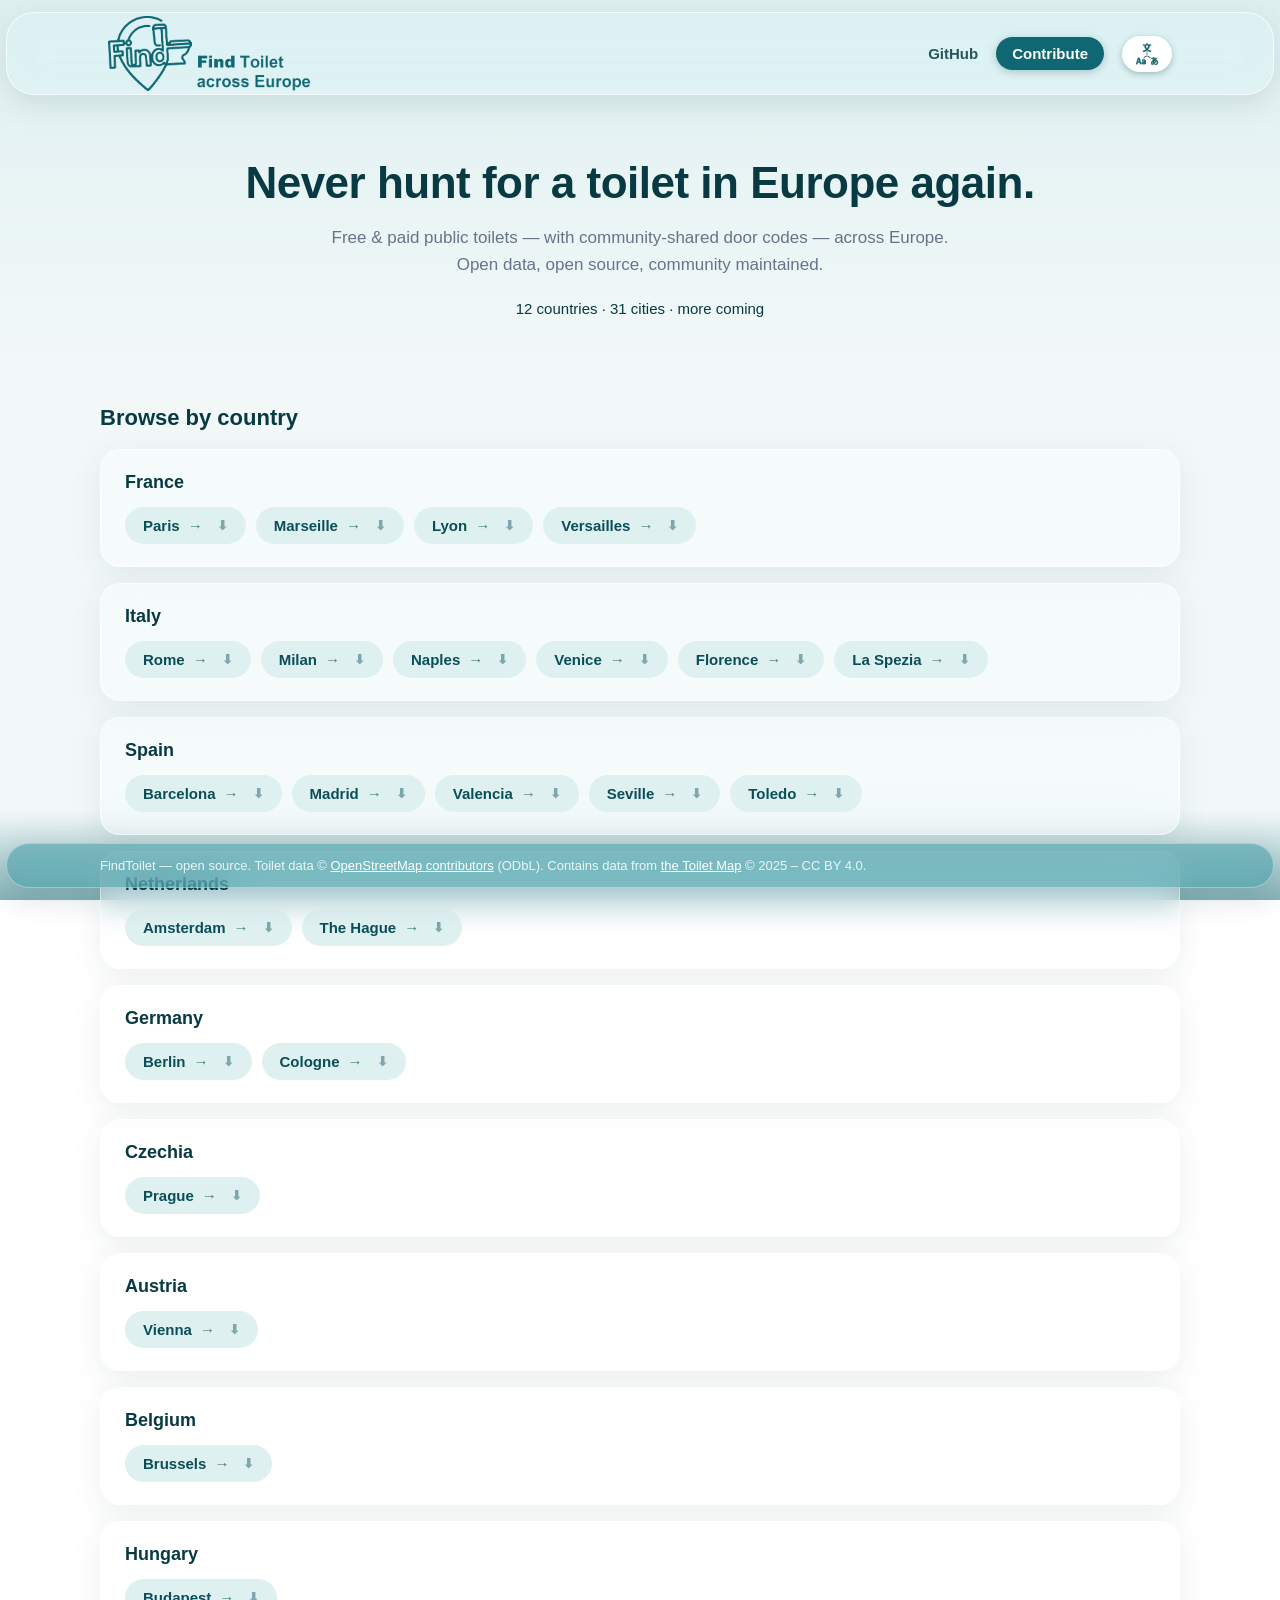
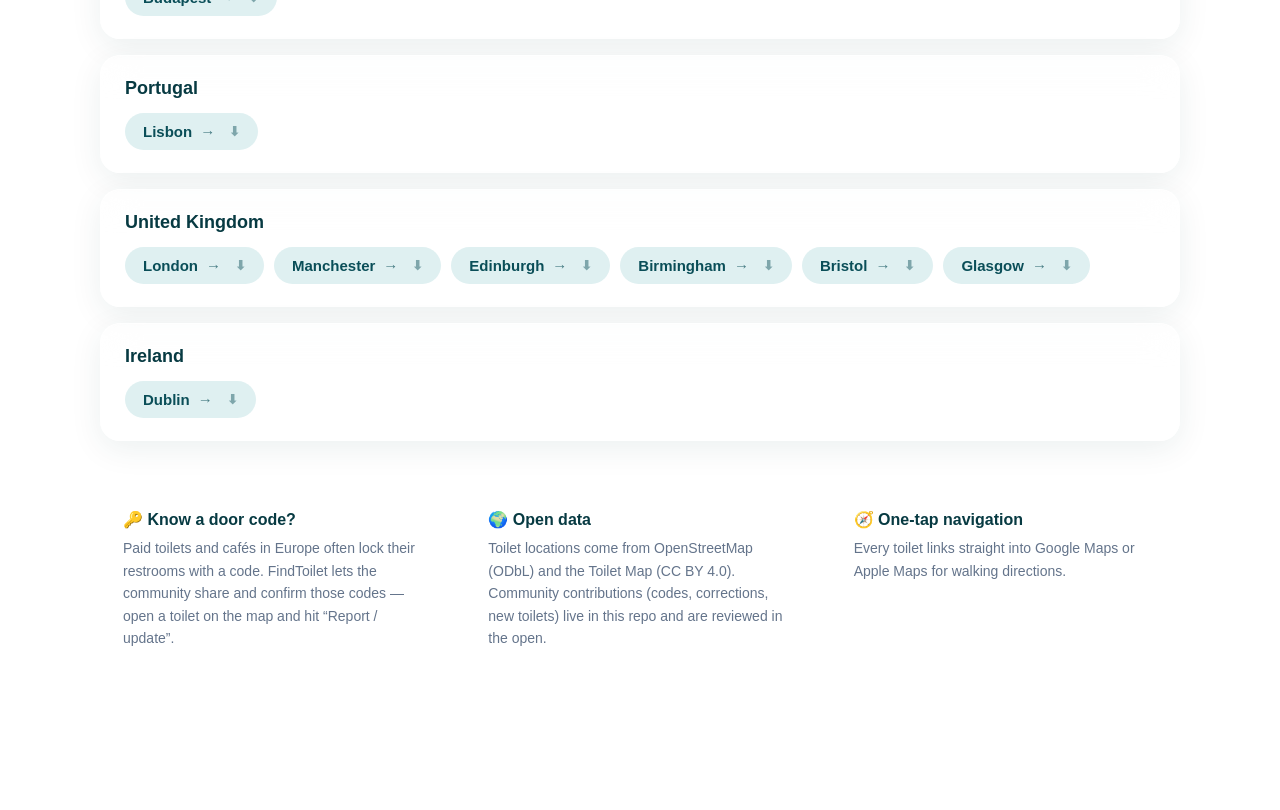
<file: web/index.html>
<!DOCTYPE html>
<html lang="en">
<head>
  <meta charset="UTF-8" />
  <meta name="viewport" content="width=device-width, initial-scale=1.0" />
  <title>FindToilet — Free &amp; paid public toilets across Europe</title>
  <meta name="description" content="FindToilet maps free and paid public toilets (with community-shared door codes) across Europe. Open source, community maintained." />
  <link rel="stylesheet" href="assets/style.css?v=16" />
  <link rel="icon" type="image/png" href="assets/favicon.png?v=16" />
  <link rel="manifest" href="manifest.webmanifest" />
  <meta name="theme-color" content="#0F6773" />
  <meta name="mobile-web-app-capable" content="yes" />
  <meta name="apple-mobile-web-app-capable" content="yes" />
  <meta name="apple-mobile-web-app-status-bar-style" content="default" />
  <meta name="apple-mobile-web-app-title" content="FindToilet" />
  <link rel="apple-touch-icon" href="assets/icons/apple-touch-icon.png" />
  <script src="assets/pwa.js" defer></script>
</head>
<body>
  <header class="site-header">
    <div class="container header-inner">
      <a class="logo" href="index.html">
        <img class="logo-img" src="assets/logo.png?v=16" alt="FindToilet — Find Toilet in Europe" />
      </a>
      <nav class="site-nav">
        <a href="https://github.com/Jaime-Gu/findtoilet" target="_blank" rel="noopener">GitHub</a>
        <a class="nav-cta" href="https://github.com/Jaime-Gu/findtoilet" target="_blank" rel="noopener" data-i18n="nav.contribute">Contribute</a>
        <div class="lang-switcher">
          <button class="lang-btn" id="lang-btn" aria-label="Language" aria-haspopup="true" aria-expanded="false">
            <img src="assets/lang-mark.png" alt="" />
          </button>
          <div class="lang-menu" id="lang-menu" role="menu"></div>
        </div>
      </nav>
    </div>
  </header>

  <main>
    <section class="hero">
      <div class="container">
        <h1 data-i18n="hero.title">Never hunt for a toilet in Europe again.</h1>
        <p class="hero-sub" data-i18n="hero.subtitle">
          Free &amp; paid public toilets — with community-shared door codes —
          across Europe. Open data, open source, community maintained.
        </p>
        <div class="hero-stats" id="hero-stats"></div>
      </div>
    </section>

    <section class="container" id="browse">
      <h2 class="section-title" data-i18n="browse.title">Browse by country</h2>
      <div id="country-list" class="country-list">
        <p class="loading" data-i18n="loading">Loading…</p>
      </div>
    </section>

    <section class="container about-strip" id="contribute">
      <div class="about-card">
        <h3 data-i18n="card1.title">🔑 Know a door code?</h3>
        <p data-i18n="card1.text">Paid toilets and cafés in Europe often lock their restrooms with a code.</p>
      </div>
      <div class="about-card">
        <h3 data-i18n="card2.title">🌍 Open data</h3>
        <p data-i18n="card2.text">Toilet locations come from OpenStreetMap (ODbL).</p>
      </div>
      <div class="about-card">
        <h3 data-i18n="card3.title">🧭 One-tap navigation</h3>
        <p data-i18n="card3.text">Every toilet links straight into Google Maps or Apple Maps for walking directions.</p>
      </div>
    </section>
  </main>

  <footer class="site-footer">
    <div class="container">
      <p><span data-i18n="footer.osm">FindToilet — open source. Toilet data ©</span>
        <a href="https://www.openstreetmap.org/copyright" target="_blank" rel="noopener">OpenStreetMap contributors</a> (ODbL).
        <span data-i18n="footer.tm">Contains data from</span> <a href="https://www.toiletmap.org.uk/dataset" target="_blank" rel="noopener">the Toilet Map</a> © 2025 – CC BY 4.0.</p>
    </div>
  </footer>

  <script src="assets/i18n.js"></script>
  <script src="assets/lang-switcher.js"></script>
  <script>
    (async () => {
      const res = await fetch('../data/cities.json');
      const index = await res.json();

      function render() {
        applyI18n();
        const list = document.getElementById('country-list');
        list.innerHTML = '';

        let cityCount = 0;
        for (const country of index.countries) {
          cityCount += country.cities.length;
          const card = document.createElement('div');
          card.className = 'country-card';
          card.innerHTML = `
            <h3>${localizedName(country)}</h3>
            <div class="city-list">
              ${country.cities.map(c => `
                <a class="city-chip" href="map.html?city=${country.code}/${c.code}">
                  <span class="city-name">${localizedName(c)}</span>
                  <span class="city-arrow">→</span>
                </a>`).join('')}
            </div>`;
          list.appendChild(card);
        }

        document.getElementById('hero-stats').textContent =
          tf('hero.stats', { c: index.countries.length, n: cityCount });
      }

      render();
      document.addEventListener('ft-langchange', render);
    })().catch(err => {
      document.getElementById('country-list').innerHTML =
        `<p class="loading">${tf('error.load', { msg: err.message })}</p>`;
    });
  </script>
</body>
</html>
</file>
<file: web/assets/style.css>
/* FindToilet brand & layout
 * Brand color: deep teal from the FindToilet logo (#0F6773)
 */
:root {
  --brand: #0F6773;        /* logo teal */
  --brand-mid: #2E8A94;    /* lighter teal for gradients */
  --brand-dark: #0A4E58;
  --brand-deep: #073A42;
  --brand-light: #DFF0F1;
  --brand-softer: #F2F8F8;
  --ink: #0F172A;
  --muted: #64748B;
  --free: #22C55E;
  --paid: #F59E0B;
  --unknown: #94A3B8;
}

* { box-sizing: border-box; margin: 0; padding: 0; }

html {
  min-height: 100%;
  /* bottom gradient: shallow height, half-depth teal (footer bar keeps its own color) */
  background: linear-gradient(180deg, var(--brand-softer) 90%, #9CC3C7 98%, #87B3B9 100%) fixed;
}

body {
  font-family: -apple-system, BlinkMacSystemFont, "Segoe UI", Roboto, "Helvetica Neue", Arial, sans-serif;
  color: var(--ink);
  background: transparent;
  min-height: 100vh;
  display: flex;
  flex-direction: column;
  padding-bottom: 84px; /* clear the fixed glass footer */
}

.container { width: min(1080px, 92vw); margin: 0 auto; }

/* ---------- header: floating liquid-glass bar ---------- */
.site-header {
  position: fixed;
  top: 12px;
  left: 6px;
  right: 6px;
  z-index: 3000;
  background: rgba(223, 240, 241, 0.25);
  backdrop-filter: blur(18px) saturate(1.5);
  -webkit-backdrop-filter: blur(18px) saturate(1.5);
  border: 1px solid rgba(255, 255, 255, 0.65);
  border-radius: 28px;
  box-shadow: 0 8px 32px rgba(7, 58, 66, 0.12);
}
.header-inner {
  display: flex;
  align-items: center;
  justify-content: space-between;
  padding: 3px 8px;
}
.logo {
  display: flex;
  align-items: center;
  gap: 10px;
  text-decoration: none;
  color: var(--brand-deep);
}
.logo-img {
  height: 75px;
  width: auto;
  display: block;
}
.logo-text { font-size: 22px; font-weight: 800; letter-spacing: 0.2px; }
.logo-text em { font-style: normal; font-weight: 400; opacity: 0.75; }
.site-nav { display: flex; align-items: center; gap: 18px; }
.site-nav a {
  color: var(--brand-deep);
  text-decoration: none;
  font-weight: 600;
  font-size: 15px;
  opacity: 0.85;
}
.site-nav a:hover { opacity: 1; text-decoration: underline; }
.nav-cta {
  background: var(--brand);
  color: #fff !important;
  padding: 8px 16px;
  border-radius: 999px;
  box-shadow: 0 2px 8px rgba(7, 58, 66, 0.25);
  opacity: 1 !important;
}
.nav-cta:hover { text-decoration: none !important; background: var(--brand-dark); transform: translateY(-1px); }

/* language switcher */
.lang-switcher { position: relative; display: flex; align-items: center; }
.lang-btn {
  display: flex;
  align-items: center;
  justify-content: center;
  background: #fff;
  border: none;
  border-radius: 999px;
  padding: 7px 14px;
  cursor: pointer;
  box-shadow: 0 2px 6px rgba(7, 58, 66, 0.3);
  transition: transform 0.15s ease, box-shadow 0.15s ease;
}
.lang-btn img {
  width: 22px;
  height: 22px;
  display: block;
}
.lang-btn:hover,
.lang-btn[aria-expanded="true"] {
  transform: translateY(-1px);
  box-shadow: 0 4px 10px rgba(7, 58, 66, 0.35);
}
.lang-menu {
  position: absolute;
  right: 0;
  top: calc(100% + 10px);
  min-width: 138px;
  background: #fff;
  border-radius: 12px;
  box-shadow: 0 12px 32px rgba(7, 58, 66, 0.22);
  padding: 6px;
  display: none;
  z-index: 2000;
}
.lang-menu.open { display: block; }
.lang-option {
  display: block;
  width: 100%;
  text-align: left;
  background: none;
  border: none;
  padding: 9px 14px;
  border-radius: 8px;
  font-size: 14px;
  color: var(--ink);
  cursor: pointer;
}
.lang-option:hover { background: var(--brand-softer); }
.lang-option.active { color: var(--brand); font-weight: 700; }

/* ---------- hero ---------- */
.hero {
  background: linear-gradient(180deg, var(--brand-light) 0%, var(--brand-softer) 100%);
  /* gradient starts at the very top of the page, flowing behind the floating
     glass header — no dead white space behind the bar */
  padding: calc(110px + 48px) 0 48px;
  text-align: center;
}
.hero h1 {
  font-size: clamp(28px, 4.5vw, 44px);
  color: var(--brand-deep);
  letter-spacing: -0.5px;
}
.hero-sub {
  margin: 16px auto 0;
  max-width: 620px;
  font-size: 17px;
  line-height: 1.6;
  color: var(--muted);
}
.hero-stats { margin-top: 22px; font-size: 15px; color: var(--brand-deep); }
.hero-stats strong { font-size: 20px; color: var(--brand-dark); }
.stat-dot { margin: 0 10px; color: var(--brand); }

/* ---------- browse ---------- */
.section-title {
  margin: 40px 0 18px;
  font-size: 22px;
  color: var(--brand-deep);
}
.loading { color: var(--muted); padding: 12px 0 32px; }
.country-list { padding-bottom: 8px; }
.country-card {
  background: rgba(255, 255, 255, 0.35);
  backdrop-filter: blur(18px) saturate(1.5);
  -webkit-backdrop-filter: blur(18px) saturate(1.5);
  border: 1px solid rgba(255, 255, 255, 0.65);
  border-radius: 20px;
  padding: 22px 24px;
  margin-bottom: 16px;
  box-shadow: 0 8px 32px rgba(7, 58, 66, 0.08);
}
.country-card h3 { font-size: 18px; color: var(--brand-deep); margin-bottom: 14px; }
.city-list { display: flex; flex-wrap: wrap; gap: 10px; }
.city-chip {
  display: inline-flex;
  align-items: center;
  gap: 8px;
  background: var(--brand-light);
  color: var(--brand-dark);
  font-weight: 600;
  font-size: 15px;
  text-decoration: none;
  padding: 10px 18px;
  border-radius: 999px;
  transition: background 0.15s, transform 0.15s;
}
.city-chip:hover { background: var(--brand); color: #fff; transform: translateY(-1px); }
.city-arrow { opacity: 0.7; }

/* ---------- about strip ---------- */
.about-strip {
  display: grid;
  grid-template-columns: repeat(auto-fit, minmax(260px, 1fr));
  gap: 16px;
  margin: 24px auto 56px;
}
.about-card {
  background: rgba(255, 255, 255, 0.35);
  backdrop-filter: blur(18px) saturate(1.5);
  -webkit-backdrop-filter: blur(18px) saturate(1.5);
  border: 1px solid rgba(255, 255, 255, 0.65);
  border-radius: 20px;
  padding: 20px 22px;
}
.about-card h3 { font-size: 16px; color: var(--brand-deep); margin-bottom: 8px; }
.about-card p { font-size: 14px; line-height: 1.6; color: var(--muted); }

/* ---------- footer: floating liquid-glass bar (brand-teal tint) ---------- */
.site-footer {
  position: fixed;
  bottom: 12px;
  left: 6px;
  right: 6px;
  z-index: 3000;
  background: rgba(46, 138, 148, 0.45);
  backdrop-filter: blur(18px) saturate(1.5);
  -webkit-backdrop-filter: blur(18px) saturate(1.5);
  border: 1px solid rgba(255, 255, 255, 0.35);
  border-radius: 28px;
  box-shadow: 0 8px 32px rgba(7, 58, 66, 0.18);
  color: #EAF7F8;
  font-size: 13px;
  padding: 14px 18px;
}
.site-footer a { color: #fff; }

/* ---------- map page ---------- */
.map-page { height: 100vh; overflow: hidden; padding: 0; background: var(--brand-softer); }
.map-header { flex: none; }
.map-toolbar {
  position: absolute;
  top: 112px;
  left: 6px;
  right: 6px;
  z-index: 2000;
  display: flex;
  align-items: center;
  gap: 16px;
  flex-wrap: wrap;
  padding: 9px 14px;
  background: rgba(223, 240, 241, 0.25);
  backdrop-filter: blur(18px) saturate(1.5);
  -webkit-backdrop-filter: blur(18px) saturate(1.5);
  border: 1px solid rgba(255, 255, 255, 0.65);
  border-radius: 20px;
  box-shadow: 0 8px 32px rgba(7, 58, 66, 0.1);
}
.map-city { font-weight: 700; color: var(--brand-deep); font-size: 16px; }
.map-count { color: var(--muted); font-size: 13px; }
.map-title { display: flex; align-items: baseline; gap: 12px; order: 1; min-width: 0; }
.legend { display: flex; gap: 12px; margin-left: auto; flex-wrap: wrap; order: 2; }
.locate-btn { order: 3; }

/* popups: always above the floating glass bars (fallback) */
.leaflet-popup-pane { z-index: 5000 !important; }
.legend-item {
  display: inline-flex;
  align-items: center;
  gap: 6px;
  font-size: 12.5px;
  color: var(--muted);
}
.dot { width: 12px; height: 12px; border-radius: 50%; display: inline-block; }
.dot-free { background: var(--free); }
.dot-paid { background: var(--paid); }
.dot-unknown { background: var(--unknown); }
.dot-code { background: var(--brand); }
.locate-btn {
  border: none;
  background: var(--brand);
  color: #fff;
  font-weight: 600;
  font-size: 13.5px;
  padding: 8px 14px;
  border-radius: 999px;
  cursor: pointer;
  transition: background 0.15s;
}
.locate-btn:hover { background: var(--brand-dark); }
/* ---------- sidebar list ---------- */
.map-main { flex: 1; display: flex; min-height: 0; position: relative; }
#map { flex: 1; z-index: 1; }
.leaflet-top.leaflet-left { top: 180px; } /* clear floating bars */
#sidebar {
  width: 380px;
  flex: none;
  background: linear-gradient(180deg, rgba(255, 255, 255, 0.35) 0%, rgba(223, 240, 241, 0.55) 100%);
  backdrop-filter: blur(18px) saturate(1.5);
  -webkit-backdrop-filter: blur(18px) saturate(1.5);
  border-right: 1px solid rgba(255, 255, 255, 0.65);
  display: flex;
  flex-direction: column;
  min-height: 0;
  z-index: 500;
  padding-top: 180px; /* clear floating bars */
}
.sidebar-header {
  display: flex;
  align-items: center;
  gap: 8px;
  padding: 12px 14px;
  background: rgba(255, 255, 255, 0.35);
  backdrop-filter: blur(18px) saturate(1.5);
  -webkit-backdrop-filter: blur(18px) saturate(1.5);
  border-bottom: 1px solid rgba(255, 255, 255, 0.65);
}
.sidebar-title {
  flex: 1;
  min-width: 0;
  font-weight: 700;
  color: var(--brand-deep);
  font-size: 15px;
  white-space: nowrap;
  overflow: hidden;
  text-overflow: ellipsis;
}
.sort-btn {
  flex: none;
  border: 1px solid rgba(255, 255, 255, 0.65);
  background: rgba(255, 255, 255, 0.45);
  backdrop-filter: blur(12px) saturate(1.4);
  -webkit-backdrop-filter: blur(12px) saturate(1.4);
  color: var(--brand-dark);
  border-radius: 999px;
  padding: 6px 12px;
  font-size: 12.5px;
  font-weight: 600;
  cursor: pointer;
  white-space: nowrap;
}
.sort-btn.active { background: var(--brand); color: #fff; border-color: var(--brand); }
.sidebar-close {
  display: none;
  border: none;
  background: none;
  font-size: 17px;
  color: var(--muted);
  cursor: pointer;
  padding: 4px 6px;
}
#toilet-list { flex: 1; overflow-y: auto; padding: 10px; }
.t-item {
  display: flex;
  align-items: center;
  gap: 10px;
  background: rgba(255, 255, 255, 0.5);
  backdrop-filter: blur(12px) saturate(1.4);
  -webkit-backdrop-filter: blur(12px) saturate(1.4);
  border: 1px solid rgba(255, 255, 255, 0.65);
  border-radius: 15px;
  padding: 10px 12px;
  margin-bottom: 8px;
  cursor: pointer;
  transition: border-color 0.12s, transform 0.12s;
}
.t-item:hover { border-color: var(--brand); transform: translateY(-1px); }
.t-item-main { flex: 1; min-width: 0; }
.t-item-head { display: flex; align-items: center; gap: 8px; min-width: 0; }
.t-name {
  font-weight: 600;
  font-size: 14px;
  overflow: hidden;
  text-overflow: ellipsis;
  white-space: nowrap;
  min-width: 0;
}
.t-meta {
  margin-top: 3px;
  font-size: 12px;
  color: var(--muted);
  overflow: hidden;
  text-overflow: ellipsis;
  white-space: nowrap;
}
.t-dist { flex: none; font-size: 12.5px; font-weight: 700; color: var(--brand); }
.filter-row {
  display: flex;
  gap: 6px;
  padding: 10px 10px 2px;
  overflow-x: auto;
  white-space: nowrap;
  -webkit-overflow-scrolling: touch;
}
.chip {
  border: 1px solid rgba(255, 255, 255, 0.65);
  background: rgba(255, 255, 255, 0.45);
  backdrop-filter: blur(12px) saturate(1.4);
  -webkit-backdrop-filter: blur(12px) saturate(1.4);
  color: var(--brand-dark);
  border-radius: 999px;
  padding: 5px 12px;
  font-size: 12.5px;
  font-weight: 600;
  cursor: pointer;
  white-space: nowrap;
}
.chip.active { background: var(--brand); color: #fff; border-color: var(--brand); }
#list-fab { display: none; }

@media (max-width: 1024px) {
  #sidebar {
    position: absolute;
    inset: 0;
    width: auto;
    border-right: none;
    transform: translateX(-102%);
    transition: transform 0.22s ease;
    z-index: 4000; /* covers the floating header too when open */
  }
  #sidebar.open { transform: translateX(0); }
  .sidebar-close { display: block; }
  #list-fab {
    display: flex;
    align-items: center;
    gap: 6px;
    position: absolute;
    left: 14px;
    bottom: 18px;
    z-index: 900;
    background: #fff;
    border: none;
    border-radius: 999px;
    padding: 10px 16px;
    font-weight: 700;
    color: var(--brand-dark);
    font-size: 14px;
    cursor: pointer;
    box-shadow: 0 4px 14px rgba(7, 58, 66, 0.25);
  }
}

/* toilet pin */
.toilet-marker { background: none; border: none; }
.toilet-marker .pin {
  display: grid;
  place-items: center;
  width: 30px;
  height: 30px;
  border-radius: 50% 50% 50% 4px;
  background: var(--pin-color, var(--brand));
  border: 2px solid #fff;
  box-shadow: 0 2px 6px rgba(15, 23, 42, 0.35);
  font-size: 14px;
}
.toilet-marker .pin-icon { width: 19px; height: auto; display: block; }

/* zoomed-out city bubbles */
.city-bubble-anchor { background: none; border: none; }
.city-bubble {
  transform: translate(-50%, -50%);
  display: inline-flex;
  align-items: baseline;
  gap: 6px;
  white-space: nowrap;
  background: #fff;
  border: 1.5px solid var(--brand);
  border-radius: 999px;
  padding: 5px 13px;
  box-shadow: 0 2px 8px rgba(7, 58, 66, 0.18);
  cursor: pointer;
  transition: transform 0.12s;
}
.city-bubble:hover { transform: translate(-50%, -50%) scale(1.06); }
.city-bubble strong { color: var(--brand); font-size: 14px; }
.city-bubble span { color: var(--brand-deep); font-size: 12.5px; font-weight: 600; }

/* popup */
.popup { font-size: 14px; line-height: 1.5; min-width: 220px; }
.popup-title { font-weight: 700; font-size: 15px; margin-bottom: 6px; color: var(--ink); }
.popup-badges { margin-bottom: 8px; }
.badge {
  display: inline-block;
  font-size: 12px;
  font-weight: 700;
  padding: 2px 10px;
  border-radius: 999px;
}
.badge-free { background: #DCFCE7; color: #15803D; }
.badge-paid { background: #FEF3C7; color: #B45309; }
.badge-unknown { background: #F1F5F9; color: #64748B; }
.popup-row { margin: 3px 0; }
.popup-muted { color: var(--muted); font-size: 13px; }
.door-code {
  margin: 10px 0;
  padding: 8px 12px;
  background: var(--brand-light);
  border: 1px dashed var(--brand);
  border-radius: 10px;
  display: flex;
  align-items: baseline;
  gap: 8px;
  flex-wrap: wrap;
}
.door-code-label { font-size: 12.5px; color: var(--brand-dark); font-weight: 600; }
.door-code-value {
  font-family: ui-monospace, SFMono-Regular, Menlo, monospace;
  font-size: 16px;
  font-weight: 700;
  color: var(--brand-deep);
  letter-spacing: 1px;
}
.door-code-meta { font-size: 11.5px; color: var(--muted); }
.door-code-empty { font-size: 12.5px; color: var(--muted); }
.popup-actions { display: flex; gap: 8px; margin-top: 10px; }
.btn {
  flex: 1;
  text-align: center;
  text-decoration: none;
  font-weight: 600;
  font-size: 13px;
  padding: 8px 10px;
  border-radius: 10px;
  color: #fff;
}
/* NOTE: must out-specify Leaflet's `.leaflet-container a` (0-1-1) link color */
.popup .btn-google, .popup .btn-apple {
  color: #111;
  border: 1.5px solid transparent;
  background:
    linear-gradient(#fff, #fff) padding-box,
    linear-gradient(120deg, var(--brand), var(--brand-mid)) border-box;
}
.popup .btn-google:hover, .popup .btn-apple:hover {
  background:
    linear-gradient(var(--brand-softer), var(--brand-softer)) padding-box,
    linear-gradient(120deg, var(--brand-dark), var(--brand)) border-box;
}
.report-link {
  display: inline-block;
  margin-top: 10px;
  font-size: 12.5px;
  color: var(--brand-dark);
  text-decoration: none;
}
.report-link:hover { text-decoration: underline; }

/* marker cluster theming */
.marker-cluster-small,
.marker-cluster-medium,
.marker-cluster-large { background-clip: padding-box; }
.marker-cluster-small { background-color: rgba(15, 103, 115, 0.25); }
.marker-cluster-small div { background-color: var(--brand); color: #fff; font-weight: 700; }
.marker-cluster-medium { background-color: rgba(10, 78, 88, 0.25); }
.marker-cluster-medium div { background-color: var(--brand-dark); color: #fff; font-weight: 700; }
.marker-cluster-large { background-color: rgba(7, 58, 66, 0.25); }
.marker-cluster-large div { background-color: var(--brand-deep); color: #fff; font-weight: 700; }

@media (max-width: 640px) {
  /* global: never let anything push the page wider than the viewport */
  body { overflow-x: hidden; }

  /* header: logo + Contribute + language pill; GitHub text link is redundant on mobile */
  .header-inner { padding: 10px 0; }
  .logo-text { font-size: 19px; }
  .site-nav { gap: 10px; }
  .site-nav a:not(.nav-cta) { display: none; }
  .nav-cta {
    padding: 7px 13px;
    font-size: 13.5px;
    white-space: nowrap;
  }

  /* hero */
  .hero { padding: calc(110px + 28px) 0 32px; }
  .hero-sub { font-size: 15px; }

  /* map toolbar: row1 = title+count & locate, row2 = scrollable legend */
  .map-toolbar { gap: 8px; padding: 8px 3vw; }
  .map-title {
    flex-direction: column;
    align-items: flex-start;
    gap: 1px;
    flex: 1;
  }
  .map-city { font-size: 15px; }
  .map-count { font-size: 11.5px; }
  .legend {
    order: 3;
    width: 100%;
    margin-left: 0;
    flex-wrap: nowrap;
    overflow-x: auto;
    white-space: nowrap;
    padding-bottom: 2px;
    -webkit-overflow-scrolling: touch;
  }
  .locate-btn { padding: 7px 12px; font-size: 12.5px; white-space: nowrap; }

  /* leaflet popup: fit small screens */
  .leaflet-popup-content-wrapper { max-width: 84vw; }
  .leaflet-popup-content { margin: 12px 14px; line-height: 1.45; }
  .popup { min-width: 0; }

  /* footer: single slim scrollable line on mobile */
  .site-footer {
    font-size: 11px;
    padding: 9px 14px;
    white-space: nowrap;
    overflow-x: auto;
    -webkit-overflow-scrolling: touch;
  }
  .site-footer p { white-space: nowrap; margin: 0; }
}


/* ---------- PWA: install button, iOS hint, update toast, offline toggle ---------- */
.pwa-install-btn {
  border: none;
  cursor: pointer;
  font-family: inherit;
  font-size: 15px;
  font-weight: 600;
}
.pwa-banner {
  position: fixed;
  left: 50%;
  bottom: 96px;
  transform: translateX(-50%);
  z-index: 4000;
  display: flex;
  align-items: center;
  gap: 12px;
  max-width: min(480px, 92vw);
  padding: 12px 16px;
  background: rgba(223, 240, 241, 0.85);
  backdrop-filter: blur(18px) saturate(1.5);
  -webkit-backdrop-filter: blur(18px) saturate(1.5);
  border: 1px solid rgba(255, 255, 255, 0.65);
  border-radius: 18px;
  box-shadow: 0 8px 32px rgba(7, 58, 66, 0.18);
  color: var(--brand-deep);
  font-size: 14px;
  font-weight: 500;
}
.pwa-banner-close {
  border: none;
  background: none;
  cursor: pointer;
  color: var(--muted);
  font-size: 15px;
  padding: 4px;
}
.pwa-toast {
  position: fixed;
  right: 16px;
  bottom: 96px;
  z-index: 4000;
  display: flex;
  align-items: center;
  gap: 12px;
  padding: 10px 14px;
  background: var(--brand-deep);
  color: #fff;
  border-radius: 14px;
  box-shadow: 0 8px 24px rgba(7, 58, 66, 0.35);
  font-size: 14px;
}
.pwa-toast-btn {
  border: none;
  cursor: pointer;
  background: #fff;
  color: var(--brand-deep);
  font: inherit;
  font-weight: 700;
  padding: 6px 12px;
  border-radius: 999px;
}
.offline-btn.active {
  background: var(--brand-dark);
}

/* PWA: per-city offline toggle on index chips */
.chip-offline {
  margin-left: 6px;
  opacity: 0.45;
  cursor: pointer;
  font-size: 13px;
  line-height: 1;
}
.chip-offline:hover { opacity: 0.9; }
.chip-offline.active { color: var(--brand); opacity: 1; font-weight: 700; }
</file>
